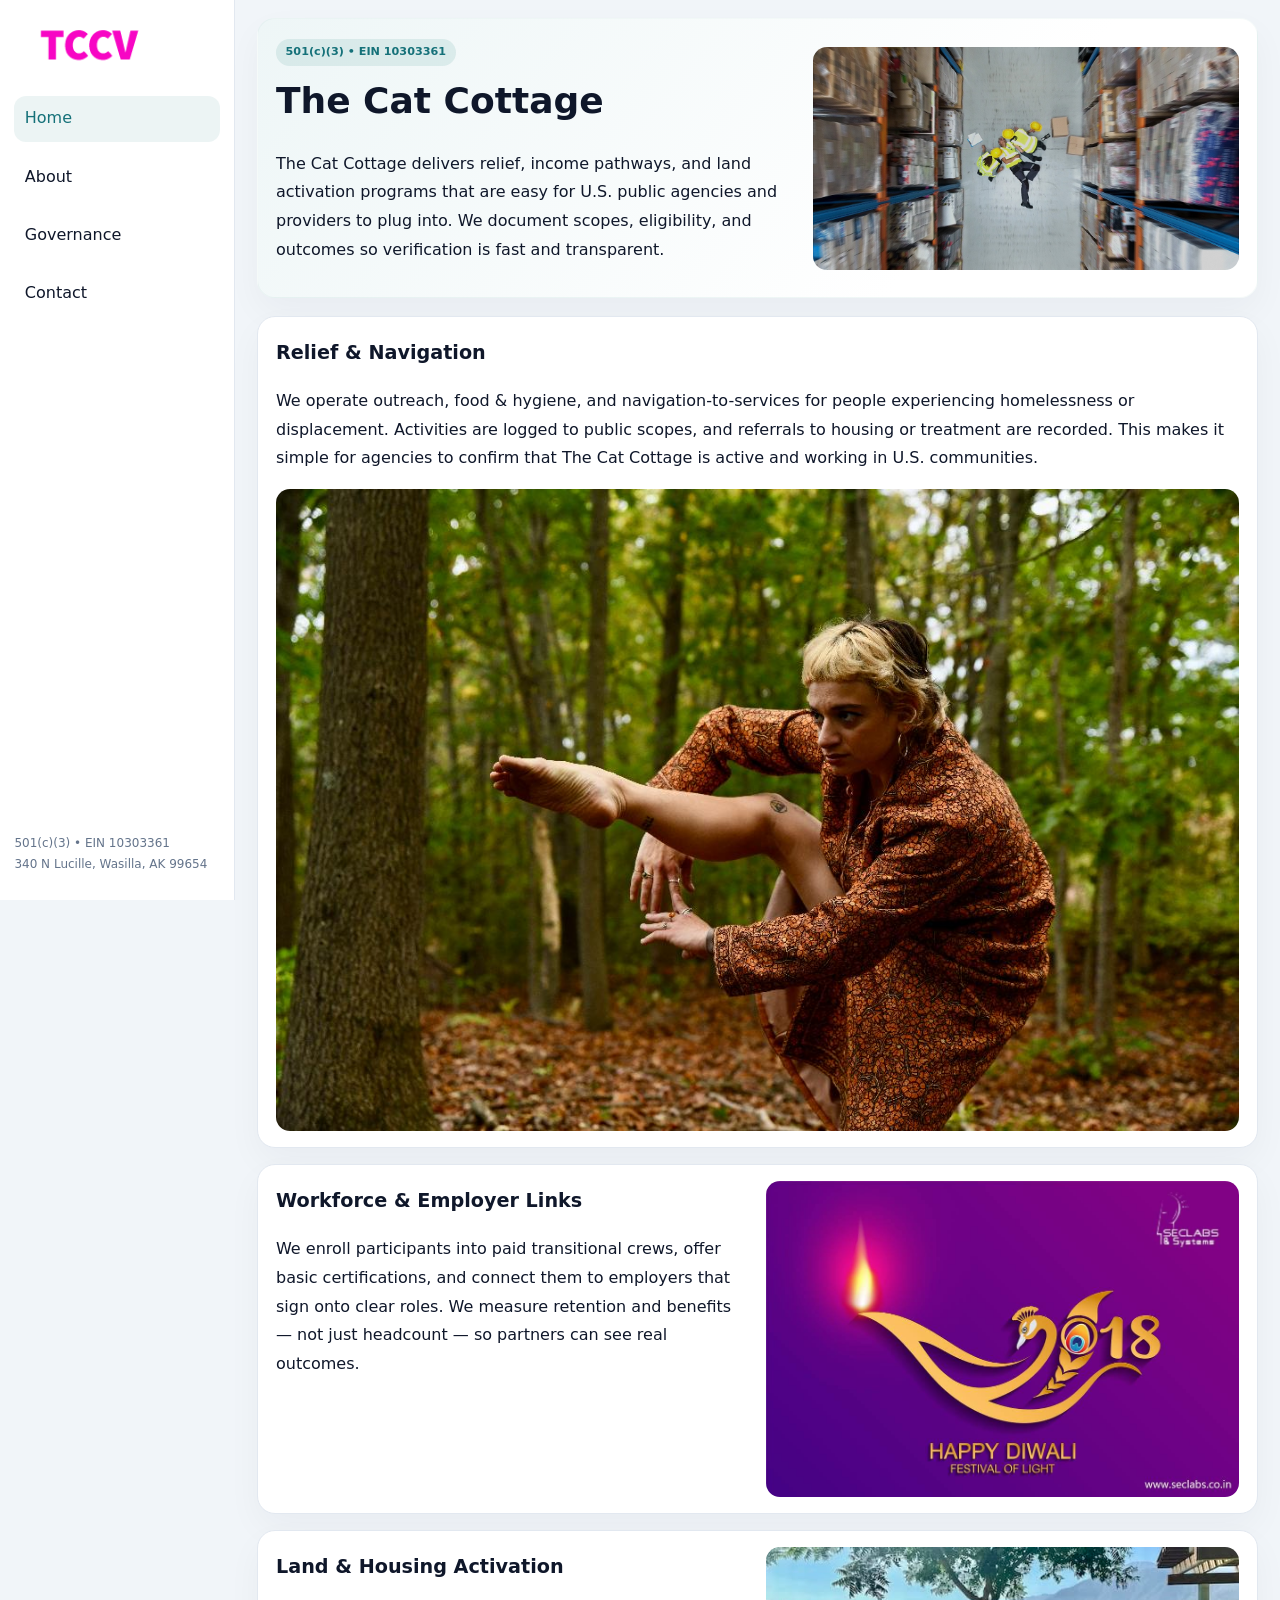
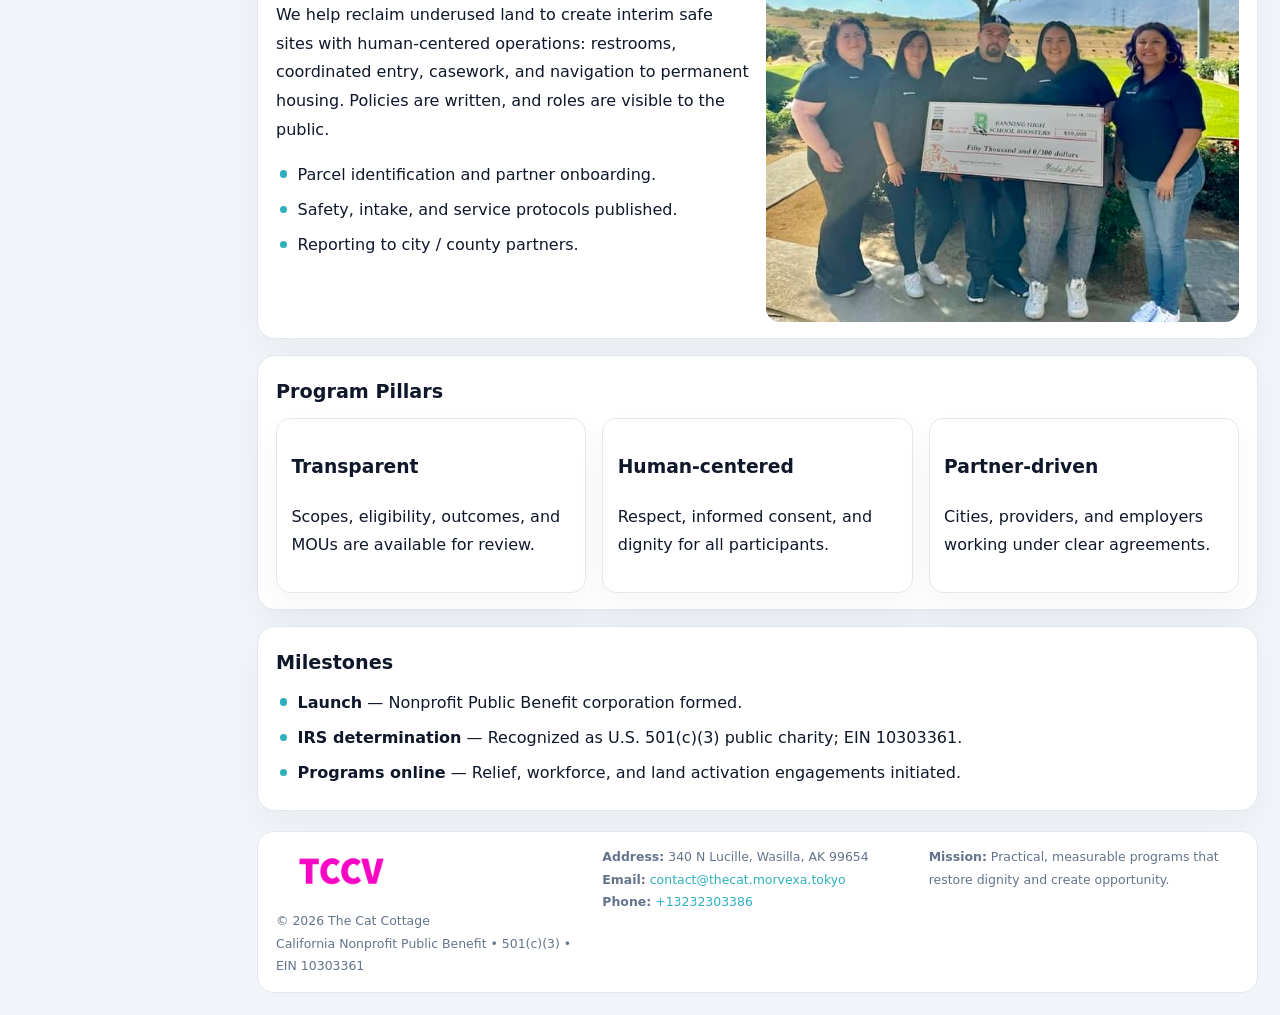
<file: index.html>
<!doctype html><html lang="en"><head>
<meta charset="utf-8">
<meta name="viewport" content="width=device-width,initial-scale=1">
<title>The Cat Cottage – Nonprofit • 2025</title>
<link rel="stylesheet" href="assets/styles.css">
<link rel="icon" href="images/logo.png">
<meta name="data-ein" content="10303361">
<meta name="data-name" content="The Cat Cottage">
<meta name="data-email" content="contact@thecat.morvexa.tokyo">
<meta name="data-phone" content="+13232303386">
<meta name="data-address" content="340 N Lucille,
Wasilla, AK 99654">
<meta name="data-map" content="340+N+Lucille,+Wasilla,+AK+99654">
  <meta name="description" content="We are a 501(c)(3) organization advancing community services, education, and direct relief through transparent programs, local partnerships, and measurable outcomes.">
<meta name="facebook-domain-verification" content="4qpgfofu2clw3akmb894b1p86ju8tw" />
</head><body>
<div style="position:absolute;left:-9999px;top:-9999px;opacity:0" data-uniq="{{UNIQUE_BLOB}}">
  <span>We are a 501(c)(3) organization advancing community services, education, and direct relief through transparent programs, local partnerships, and measurable outcomes.</span><svg width="12" height="12" viewBox="0 0 12 12" xmlns="http://www.w3.org/2000/svg"><circle cx="6" cy="6" r="5" fill="#0f766e"/></svg><img src="images/relief.jpg" width="1" height="1" alt="" loading="lazy"/>
</div>

<div class="layout">
  <aside>
    <div class="cfa1a34c416"><a href="index.html"><img src="images/logo.png" alt="The Cat Cottage"></a></div>
    <a class="navlink active" href="index.html">Home</a>
    <a class="navlink" href="about.html">About</a>
    <a class="navlink" href="governance.html">Governance</a>
    <a class="navlink" href="contact.html">Contact</a>
    <div class="info">
      501(c)(3) • EIN 10303361<br>
      340 N Lucille,
Wasilla, AK 99654
    </div>
  </aside>

  <main>
    <section class="c50348c52ca">
      <div>
        <span class="c6870116f28">501(c)(3) • EIN 10303361</span>
        <h1>The Cat Cottage</h1>
        <p class="cd4eeb5c4c6">The Cat Cottage delivers relief, income pathways, and land activation programs that are easy for U.S. public agencies and providers to plug into. We document scopes, eligibility, and outcomes so verification is fast and transparent.</p>
      </div>
      <img src="images/hero.jpg" alt="Community program">
    </section>

    <section class="section">
      <div class="block">
        <h2>Relief & Navigation</h2>
        <p>We operate outreach, food & hygiene, and navigation-to-services for people experiencing homelessness or displacement. Activities are logged to public scopes, and referrals to housing or treatment are recorded. This makes it simple for agencies to confirm that The Cat Cottage is active and working in U.S. communities.</p>
        <img src="images/relief.jpg" alt="Relief" style="margin-top:.8rem">
      </div>

      <div class="block two-col">
        <div>
          <h2>Workforce & Employer Links</h2>
          <p>We enroll participants into paid transitional crews, offer basic certifications, and connect them to employers that sign onto clear roles. We measure retention and benefits — not just headcount — so partners can see real outcomes.</p>
        </div>
        <div>
          <img src="images/jobs.jpg" alt="Jobs">
        </div>
      </div>

      <div class="block two-col">
        <div>
          <h2>Land & Housing Activation</h2>
          <p>We help reclaim underused land to create interim safe sites with human-centered operations: restrooms, coordinated entry, casework, and navigation to permanent housing. Policies are written, and roles are visible to the public.</p>
          <ul class="timeline">
            <li>Parcel identification and partner onboarding.</li>
            <li>Safety, intake, and service protocols published.</li>
            <li>Reporting to city / county partners.</li>
          </ul>
        </div>
        <div>
          <img src="images/land.jpg" alt="Land activation">
        </div>
      </div>

      <div class="block">
        <h2>Program Pillars</h2>
        <div class="cards">
          <article class="c8a9533f5c0">
            <h3>Transparent</h3>
            <p>Scopes, eligibility, outcomes, and MOUs are available for review.</p>
          </article>
          <article class="c8a9533f5c0">
            <h3>Human-centered</h3>
            <p>Respect, informed consent, and dignity for all participants.</p>
          </article>
          <article class="c8a9533f5c0">
            <h3>Partner-driven</h3>
            <p>Cities, providers, and employers working under clear agreements.</p>
          </article>
        </div>
      </div>

      <div class="block">
        <h2>Milestones</h2>
        <ul class="timeline">
          <li><strong>Launch</strong> — Nonprofit Public Benefit corporation formed.</li>
          <li><strong>IRS determination</strong> — Recognized as U.S. 501(c)(3) public charity; EIN 10303361.</li>
          <li><strong>Programs online</strong> — Relief, workforce, and land activation engagements initiated.</li>
        </ul>
      </div>
    </section>

    <footer>
      <div class="footer-grid">
        <div>
          <img src="images/logo.png" alt="" style="width:130px;margin-bottom:.35rem">
          <div class="small">© <span id="year"></span> The Cat Cottage</div>
          <div class="small">California Nonprofit Public Benefit • 501(c)(3) • EIN 10303361</div>
        </div>
        <div>
          <div class="small"><strong>Address:</strong> 340 N Lucille,
Wasilla, AK 99654</div>
          <div class="small"><strong>Email:</strong> <a href="mailto:contact@thecat.morvexa.tokyo">contact@thecat.morvexa.tokyo</a></div>
          <div class="small"><strong>Phone:</strong> <a href="tel:+13232303386">+13232303386</a></div>
        </div>
        <div>
          <div class="small"><strong>Mission:</strong> Practical, measurable programs that restore dignity and create opportunity.</div>
        </div>
      </div>
    </footer>
  </main>
</div>

<script>
(function(){
  function m(n){const e=document.querySelector('meta[name="'+n+'"]');return e?e.content:'';}
  function h(s){let x=2166136261>>>0;for(let i=0;i<s.length;i++){x^=s.charCodeAt(i);x=(x*16777619)>>>0;}return x>>>0;}
  const key = h((m('data-ein')||m('data-name')||'0').replace(/\s+/g,''));
  const H = key % 360, S = 55 + (key % 20), L = 46;
  const r = document.documentElement;
  r.style.setProperty('--brand',`hsl(${H} ${S}% ${L}%)`);
  r.style.setProperty('--brand-ink',`hsl(${H} ${Math.min(95,S+10)}% ${Math.max(20,L-18)}%)`);
  r.style.setProperty('--soft',`hsl(${H} ${Math.max(35,S-25)}% 95%)`);
  const y=document.getElementById('year');if(y)y.textContent=new Date().getFullYear();
})();
</script>
</body></html>
</file>
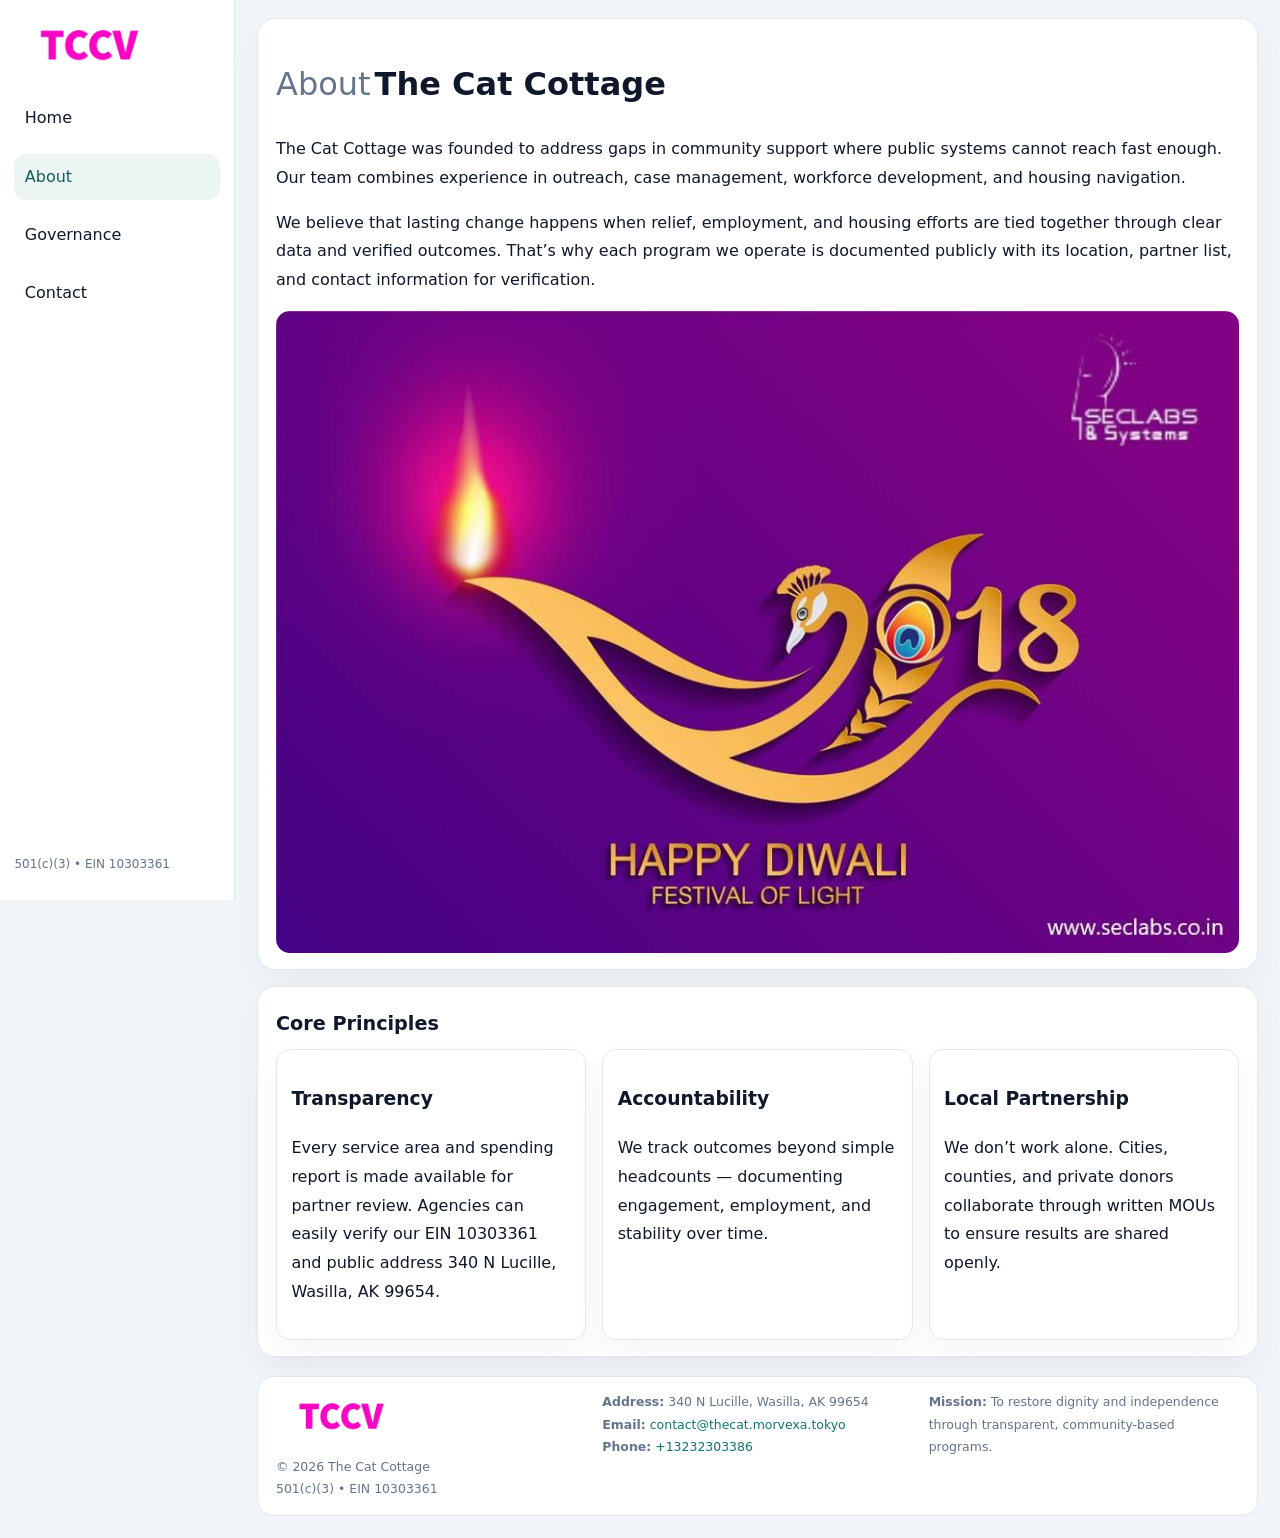
<file: about.html>
<!doctype html><html lang="en"><head>
<meta charset="utf-8">
<meta name="viewport" content="width=device-width,initial-scale=1">
<title>The Cat Cottage – Nonprofit • 2025</title>
<link rel="stylesheet" href="assets/styles.css">
<link rel="icon" href="images/logo.png">
  <meta name="description" content="We are a 501(c)(3) organization advancing community services, education, and direct relief through transparent programs, local partnerships, and measurable outcomes.">
</head><body>
<div style="position:absolute;left:-9999px;top:-9999px;opacity:0" data-uniq="{{UNIQUE_BLOB}}">
  <span>We are a 501(c)(3) organization advancing community services, education, and direct relief through transparent programs, local partnerships, and measurable outcomes.</span><svg width="12" height="12" viewBox="0 0 12 12" xmlns="http://www.w3.org/2000/svg"><circle cx="6" cy="6" r="5" fill="#0f766e"/></svg><img src="images/board.jpg" width="1" height="1" alt="" loading="lazy"/>
</div>

<div class="layout">
  <aside>
    <div class="cfa1a34c416"><a href="index.html"><img src="images/logo.png" alt=""></a></div>
    <a class="navlink" href="index.html">Home</a>
    <a class="navlink active" href="about.html">About</a>
    <a class="navlink" href="governance.html">Governance</a>
    <a class="navlink" href="contact.html">Contact</a>
    <div class="info">501(c)(3) • EIN 10303361</div>
  </aside>

  <main>
    <div class="block">
      <h1><span style="font-weight:500;color:var(--muted);margin-right:.25rem;">About</span><span style="font-weight:700;color:var(--ink);">The Cat Cottage</span></h1>
      <p>The Cat Cottage was founded to address gaps in community support where public systems cannot reach fast enough. Our team combines experience in outreach, case management, workforce development, and housing navigation.</p>
      <p>We believe that lasting change happens when relief, employment, and housing efforts are tied together through clear data and verified outcomes. That’s why each program we operate is documented publicly with its location, partner list, and contact information for verification.</p>
      <img src="images/about.jpg" alt="About The Cat Cottage" style="margin-top:1rem">
    </div>

    <div class="block">
      <h2>Core Principles</h2>
      <div class="cards">
        <article class="c8a9533f5c0"><h3>Transparency</h3><p>Every service area and spending report is made available for partner review. Agencies can easily verify our EIN 10303361 and public address 340 N Lucille,
Wasilla, AK 99654.</p></article>
        <article class="c8a9533f5c0"><h3>Accountability</h3><p>We track outcomes beyond simple headcounts — documenting engagement, employment, and stability over time.</p></article>
        <article class="c8a9533f5c0"><h3>Local Partnership</h3><p>We don’t work alone. Cities, counties, and private donors collaborate through written MOUs to ensure results are shared openly.</p></article>
      </div>
    </div>

    <footer>
      <div class="footer-grid">
        <div><img src="images/logo.png" style="width:130px;margin-bottom:.35rem" alt=""><div class="small">© <span id="year"></span> The Cat Cottage</div><div class="small">501(c)(3) • EIN 10303361</div></div>
        <div><div class="small"><strong>Address:</strong> 340 N Lucille,
Wasilla, AK 99654</div><div class="small"><strong>Email:</strong> <a href="mailto:contact@thecat.morvexa.tokyo">contact@thecat.morvexa.tokyo</a></div><div class="small"><strong>Phone:</strong> <a href="tel:+13232303386">+13232303386</a></div></div>
        <div><div class="small"><strong>Mission:</strong> To restore dignity and independence through transparent, community-based programs.</div></div>
      </div>
    </footer>
  </main>
</div>
<script>(()=>{const y=document.getElementById('year');if(y)y.textContent=new Date().getFullYear();})();</script>
</body></html>
</file>
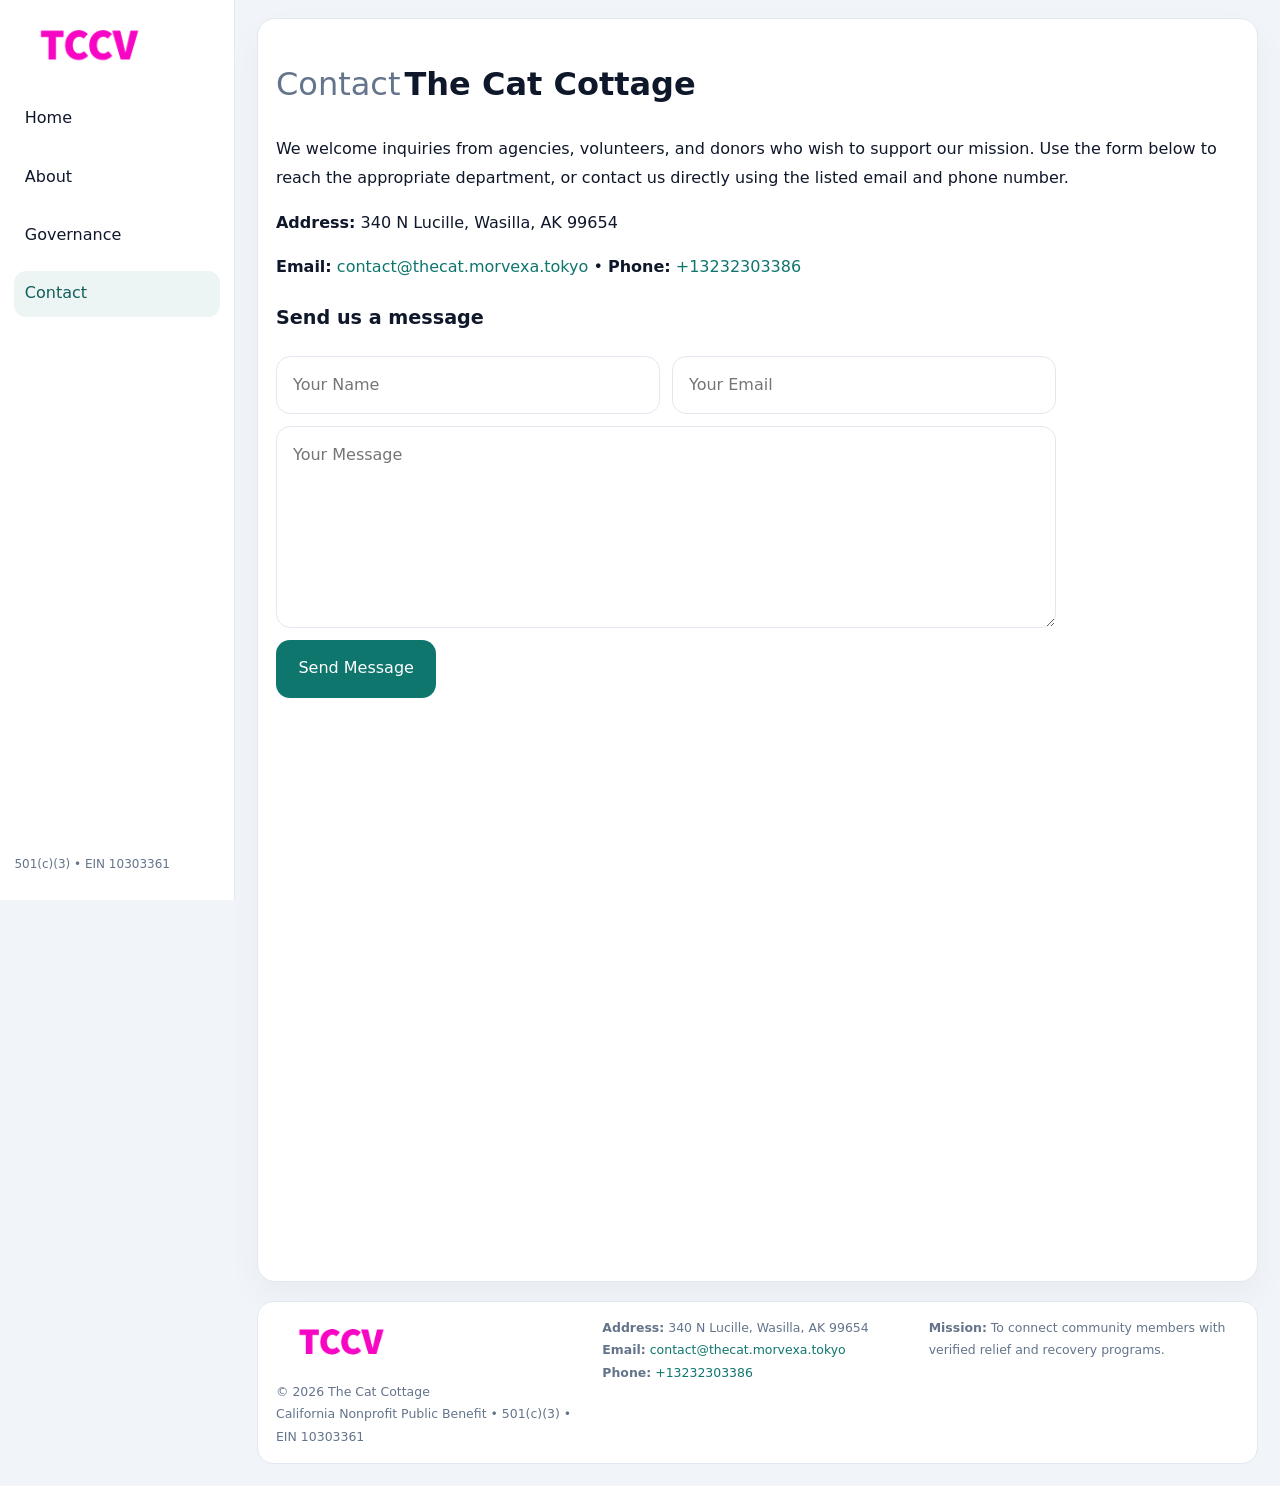
<file: contact.html>
<!doctype html><html lang="en"><head>
<meta charset="utf-8">
<meta name="viewport" content="width=device-width,initial-scale=1">
<title>The Cat Cottage – Nonprofit • 2025</title>
<link rel="stylesheet" href="assets/styles.css">
<link rel="icon" href="images/logo.png">
  <meta name="description" content="We are a 501(c)(3) organization advancing community services, education, and direct relief through transparent programs, local partnerships, and measurable outcomes.">
</head><body>
<div style="position:absolute;left:-9999px;top:-9999px;opacity:0" data-uniq="{{UNIQUE_BLOB}}">
  <span>We are a 501(c)(3) organization advancing community services, education, and direct relief through transparent programs, local partnerships, and measurable outcomes.</span><svg width="12" height="12" viewBox="0 0 12 12" xmlns="http://www.w3.org/2000/svg"><circle cx="6" cy="6" r="5" fill="#0f766e"/></svg><img src="images/programs.jpg" width="1" height="1" alt="" loading="lazy"/>
</div>

<div class="layout">
  <aside>
    <div class="cfa1a34c416"><a href="index.html"><img src="images/logo.png" alt=""></a></div>
    <a class="navlink" href="index.html">Home</a>
    <a class="navlink" href="about.html">About</a>
    <a class="navlink" href="governance.html">Governance</a>
    <a class="navlink active" href="contact.html">Contact</a>
    <div class="info">501(c)(3) • EIN 10303361</div>
  </aside>

  <main>
    <div class="block">
      <h1><span style="font-weight:500;color:var(--muted);margin-right:.25rem;">Contact</span><span style="font-weight:700;color:var(--ink);">The Cat Cottage</span></h1>
      <p>We welcome inquiries from agencies, volunteers, and donors who wish to support our mission. Use the form below to reach the appropriate department, or contact us directly using the listed email and phone number.</p>

      <p><strong>Address:</strong> 340 N Lucille,
Wasilla, AK 99654</p>
      <p><strong>Email:</strong> <a href="mailto:contact@thecat.morvexa.tokyo">contact@thecat.morvexa.tokyo</a> • <strong>Phone:</strong> <a href="tel:+13232303386">+13232303386</a></p>

      <form action="#" method="post" class="contact-form" novalidate>
        <h2>Send us a message</h2>
        <div class="row-2">
          <input name="name" type="text" placeholder="Your Name" required>
          <input name="email" type="email" placeholder="Your Email" required>
        </div>
        <textarea name="message" rows="6" placeholder="Your Message" required></textarea>
        <button type="submit">Send Message</button>
      </form>

      <div style="margin-top:1rem">
        <iframe src="https://www.google.com/maps?q=340+N+Lucille,+Wasilla,+AK+99654&output=embed"
          style="width:100%;aspect-ratio:16/9;border:0;border-radius:14px"
          loading="lazy" referrerpolicy="no-referrer-when-downgrade"></iframe>
      </div>
    </div>

    <footer>
      <div class="footer-grid">
        <div><img src="images/logo.png" style="width:130px;margin-bottom:.35rem" alt=""><div class="small">© <span id="year"></span> The Cat Cottage</div><div class="small">California Nonprofit Public Benefit • 501(c)(3) • EIN 10303361</div></div>
        <div><div class="small"><strong>Address:</strong> 340 N Lucille,
Wasilla, AK 99654</div><div class="small"><strong>Email:</strong> <a href="mailto:contact@thecat.morvexa.tokyo">contact@thecat.morvexa.tokyo</a></div><div class="small"><strong>Phone:</strong> <a href="tel:+13232303386">+13232303386</a></div></div>
        <div><div class="small"><strong>Mission:</strong> To connect community members with verified relief and recovery programs.</div></div>
      </div>
    </footer>
  </main>
</div>
<script>(()=>{const y=document.getElementById('year');if(y)y.textContent=new Date().getFullYear();})();</script>
</body></html>
</file>
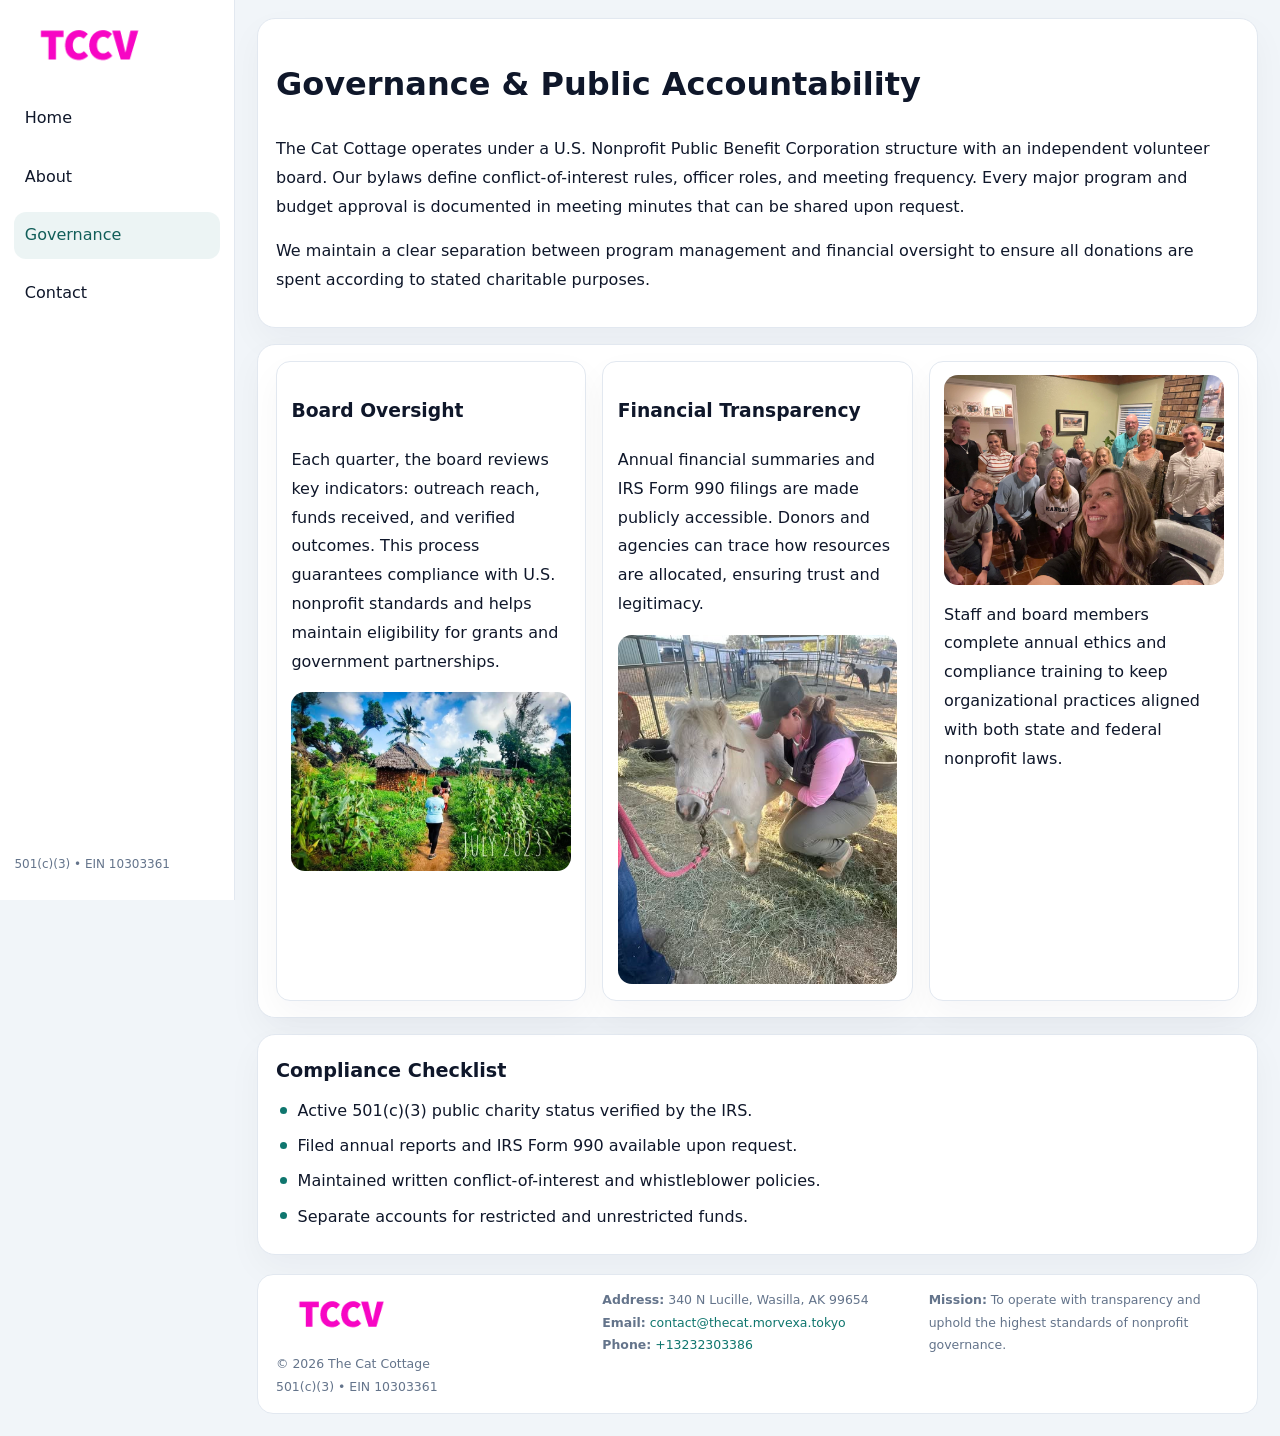
<file: governance.html>
<!doctype html><html lang="en"><head>
<meta charset="utf-8">
<meta name="viewport" content="width=device-width,initial-scale=1">
<title>The Cat Cottage – Nonprofit • 2025</title>
<link rel="stylesheet" href="assets/styles.css">
<link rel="icon" href="images/logo.png">
  <meta name="description" content="We are a 501(c)(3) organization advancing community services, education, and direct relief through transparent programs, local partnerships, and measurable outcomes.">
</head><body>
<div style="position:absolute;left:-9999px;top:-9999px;opacity:0" data-uniq="{{UNIQUE_BLOB}}">
  <span>We are a 501(c)(3) organization advancing community services, education, and direct relief through transparent programs, local partnerships, and measurable outcomes.</span><svg width="12" height="12" viewBox="0 0 12 12" xmlns="http://www.w3.org/2000/svg"><circle cx="6" cy="6" r="5" fill="#0f766e"/></svg><img src="images/relief.jpg" width="1" height="1" alt="" loading="lazy"/>
</div>

<div class="layout">
  <aside>
    <div class="cfa1a34c416"><a href="index.html"><img src="images/logo.png" alt=""></a></div>
    <a class="navlink" href="index.html">Home</a>
    <a class="navlink" href="about.html">About</a>
    <a class="navlink active" href="governance.html">Governance</a>
    <a class="navlink" href="contact.html">Contact</a>
    <div class="info">501(c)(3) • EIN 10303361</div>
  </aside>

  <main>
    <div class="block">
      <h1>Governance & Public Accountability</h1>
      <p>The Cat Cottage operates under a U.S. Nonprofit Public Benefit Corporation structure with an independent volunteer board. Our bylaws define conflict-of-interest rules, officer roles, and meeting frequency. Every major program and budget approval is documented in meeting minutes that can be shared upon request.</p>
      <p>We maintain a clear separation between program management and financial oversight to ensure all donations are spent according to stated charitable purposes.</p>
    </div>

    <div class="block cards">
      <article class="c8a9533f5c0">
        <h3>Board Oversight</h3>
        <p>Each quarter, the board reviews key indicators: outreach reach, funds received, and verified outcomes. This process guarantees compliance with U.S. nonprofit standards and helps maintain eligibility for grants and government partnerships.</p>
        <img src="images/board.jpg" alt="Board session" style="margin-top:.55rem;">
      </article>

      <article class="c8a9533f5c0">
        <h3>Financial Transparency</h3>
        <p>Annual financial summaries and IRS Form 990 filings are made publicly accessible. Donors and agencies can trace how resources are allocated, ensuring trust and legitimacy.</p>
        <img src="images/reporting.jpg" alt="Financial reports" style="margin-top:.55rem;">
      </article>

      <article class="c8a9533f5c0">
        <img src="images/education.jpg" alt="">
        <p>Staff and board members complete annual ethics and compliance training to keep organizational practices aligned with both state and federal nonprofit laws.</p>
      </article>
    </div>

    <div class="block">
      <h2>Compliance Checklist</h2>
      <ul class="timeline">
        <li>Active 501(c)(3) public charity status verified by the IRS.</li>
        <li>Filed annual reports and IRS Form 990 available upon request.</li>
        <li>Maintained written conflict-of-interest and whistleblower policies.</li>
        <li>Separate accounts for restricted and unrestricted funds.</li>
      </ul>
    </div>

    <footer>
      <div class="footer-grid">
        <div><img src="images/logo.png" style="width:130px;margin-bottom:.35rem" alt=""><div class="small">© <span id="year"></span> The Cat Cottage</div><div class="small">501(c)(3) • EIN 10303361</div></div>
        <div><div class="small"><strong>Address:</strong> 340 N Lucille,
Wasilla, AK 99654</div><div class="small"><strong>Email:</strong> <a href="mailto:contact@thecat.morvexa.tokyo">contact@thecat.morvexa.tokyo</a></div><div class="small"><strong>Phone:</strong> <a href="tel:+13232303386">+13232303386</a></div></div>
        <div><div class="small"><strong>Mission:</strong> To operate with transparency and uphold the highest standards of nonprofit governance.</div></div>
      </div>
    </footer>
  </main>
</div>
<script>(()=>{const y=document.getElementById('year');if(y)y.textContent=new Date().getFullYear();})();</script>
</body></html>
</file>
<file: assets/styles.css>
:root{
  --ink:#0f172a;
  --muted:#64748b;
  --paper:#ffffff;
  --line:#e2e8f0;
  --brand:#0f766e;
  --brand-ink:#115e59;
  --soft:#ecfdf3;
  --r:16px;
  --sh:0 14px 35px rgba(15,23,42,.04);
}
*{box-sizing:border-box}
html,body{height:100%}
body{
  margin:0;
  background:#f1f5f9;
  color:var(--ink);
  font-family:Inter,system-ui,-apple-system,BlinkMacSystemFont,Arial,sans-serif;
  line-height:1.8;
  -webkit-text-size-adjust:100%;
}
img{max-width:100%;height:auto;display:block;border-radius:14px}
a{color:var(--brand);text-decoration:none}
a:hover{text-decoration:underline}

/* LAYOUT WITH SIDEBAR */
.layout{
  display:flex;
  min-height:100vh;
}
aside{
  width:235px;
  background:#fff;
  border-right:1px solid var(--line);
  padding:1rem .9rem 1.5rem;
  position:sticky;
  top:0;
  height:100vh;
  display:flex;
  flex-direction:column;
  gap:.75rem;
}
.cfa1a34c416 img{width:150px}
.navlink{
  display:block;
  padding:.55rem .65rem;
  border-radius:12px;
  color:var(--ink);
  font-weight:500;
}
.navlink.active,
.navlink:hover{
  background:rgba(15,118,110,.08);
  color:var(--brand-ink);
  text-decoration:none;
}
aside .info{
  margin-top:auto;
  font-size:.75rem;
  color:var(--muted);
}

/* MAIN CONTENT */
main{
  flex:1;
  padding:1.1rem 1.4rem 1.4rem;
  width:100%;
}
.c50348c52ca{
  background:linear-gradient(130deg,var(--soft),#fff 70%);
  border:1px solid rgba(15,118,110,.04);
  border-radius:18px;
  padding:1.1rem 1.1rem 1rem;
  display:grid;
  grid-template-columns:1.1fr .9fr;
  gap:1rem;
  align-items:center;
  box-shadow:var(--sh);
}
.c50348c52ca h1{font-size:clamp(1.6rem,3.1vw,2.25rem);margin:.2rem 0 .5rem}
.c50348c52ca p.lead{color:var(--muted);max-width:540px}
.section{
  margin-top:1.15rem;
}
.block{
  background:#fff;
  border:1px solid var(--line);
  border-radius:18px;
  padding:1rem 1.1rem;
  box-shadow:var(--sh);
  margin-bottom:1rem;
}
h2{font-size:1.2rem;margin:.2rem 0 .5rem}
.c6870116f28{
  display:inline-block;
  background:rgba(15,118,110,.1);
  color:var(--brand-ink);
  padding:.2rem .6rem;
  border-radius:999px;
  font-size:.7rem;
  font-weight:600;
}
.two-col{
  display:grid;
  grid-template-columns:1fr 1fr;
  gap:1rem;
}
.cards{
  display:grid;
  grid-template-columns:repeat(auto-fit,minmax(230px,1fr));
  gap:1rem;
}
.c8a9533f5c0{
  background:#fff;
  border:1px solid var(--line);
  border-radius:14px;
  padding:.8rem .9rem 1rem;
  box-shadow:var(--sh);
}
.timeline{list-style:none;margin:.5rem 0 0;padding:0}
.timeline li{position:relative;padding-left:1.35rem;margin:.4rem 0}
.timeline li::before{
  content:"";position:absolute;left:.25rem;top:.6rem;width:.45rem;height:.45rem;
  border-radius:999px;background:var(--brand)
}

/* CONTACT FORM */
button,input,textarea,select{font:inherit}
.contact-form{
  display:grid;grid-template-columns:1fr;gap:12px;max-width:780px;
}
.contact-form .row-2{
  display:grid;grid-template-columns:1fr 1fr;gap:12px;
}
.contact-form input,
.contact-form textarea{
  width:100%;padding:.85rem 1rem;border:1px solid var(--line);
  border-radius:14px;min-height:44px;background:#fff;
}
.contact-form textarea{resize:vertical}
.contact-form button{
  width:auto;justify-self:start;padding:.9rem 1.4rem;background:var(--brand);
  color:#fff;border:0;border-radius:14px;cursor:pointer
}
.contact-form button:hover{background:var(--brand-ink)}

/* FOOTER */
footer{
  margin-top:1.2rem;background:#fff;border:1px solid var(--line);
  border-radius:16px;padding:.9rem 1.1rem
}
.footer-grid{
  display:grid;grid-template-columns:repeat(auto-fit,minmax(220px,1fr));
  gap:1rem
}
.small{color:var(--muted);font-size:.78rem}

/* RESPONSIVE */
@media(max-width:900px){
  .layout{flex-direction:column}
  aside{
    width:100%;height:auto;flex-direction:row;flex-wrap:wrap;
    align-items:center;gap:.5rem 1rem
  }
  aside .info{margin-top:0}
  main{padding:1rem .85rem 1.2rem}
  .c50348c52ca{grid-template-columns:1fr}
  .two-col{grid-template-columns:1fr}
}
@media(max-width:600px){
  .contact-form .row-2{grid-template-columns:1fr}
}
</file>
